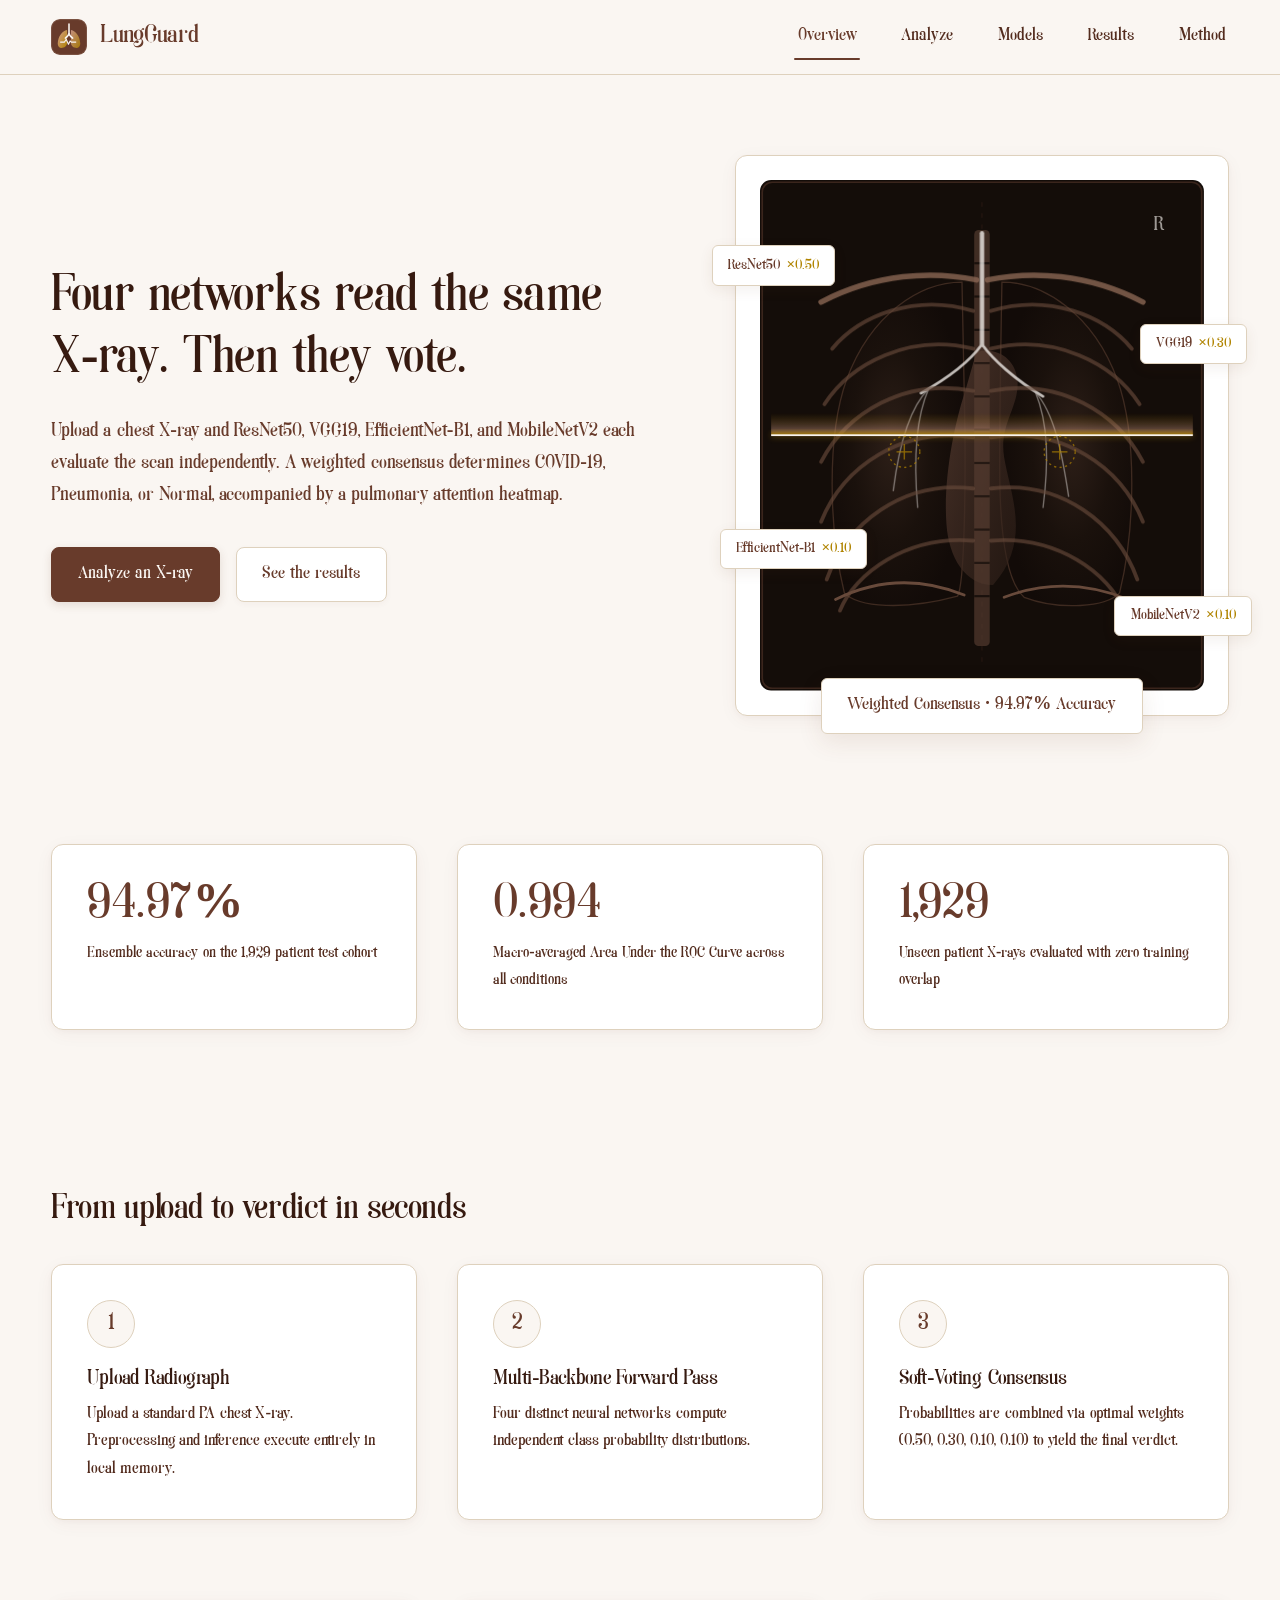
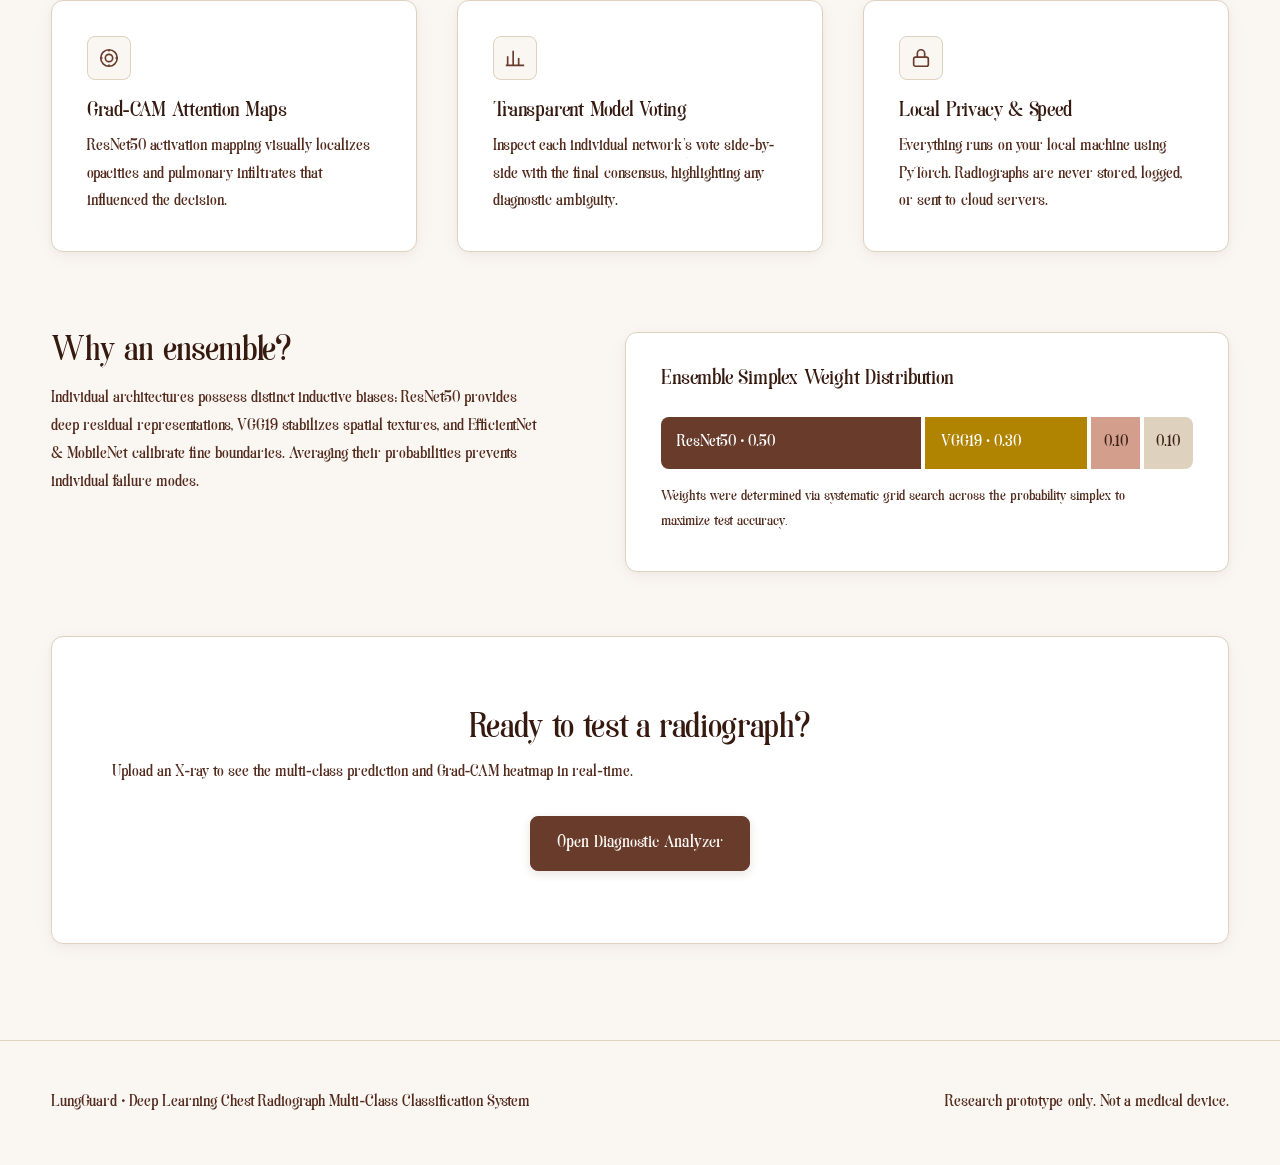
<file: gui/frontend/index.html>
<!doctype html>
<html lang="en">
<head>
  <meta charset="utf-8">
  <meta name="viewport" content="width=device-width, initial-scale=1">
  <title>LungGuard · AI-Assisted Chest Radiograph Classification</title>
  <meta name="description" content="Four deep neural networks vote on chest radiographs for multi-class differential diagnosis.">
  <link rel="icon" href="assets/logo.svg" type="image/svg+xml">
  <link rel="stylesheet" href="assets/style.css?v=20261126">
  <meta http-equiv="Cache-Control" content="no-cache, no-store, must-revalidate">
  <meta http-equiv="Pragma" content="no-cache">
  <meta http-equiv="Expires" content="0">
</head>
<body>

  <!-- Navigation (Without active status mark as requested) -->
  <nav>
    <div class="wrap">
      <a class="logo" href="index.html?v=20261126" aria-label="LungGuard Home">
        <img src="assets/logo.svg" alt="LungGuard">
        <span>LungGuard</span>
      </a>
      <ul>
        <li><a class="l on" href="index.html?v=20261126">Overview</a></li>
        <li><a class="l" href="analyze.html?v=20261126">Analyze</a></li>
        <li><a class="l" href="models.html?v=20261126">Models</a></li>
        <li><a class="l" href="results.html?v=20261126">Results</a></li>
        <li><a class="l" href="method.html?v=20261126">Method</a></li>
      </ul>
    </div>
  </nav>

  <main>
    <div class="wrap">
      <!-- Hero Section (Spacious & Wide) -->
      <div class="hero">
        <div>
          <h1>Four networks read the same X‑ray. Then they vote.</h1>
          <p class="lead">
            Upload a chest X-ray and ResNet50, VGG19, EfficientNet-B1, and MobileNetV2 each evaluate the scan independently. A weighted consensus determines COVID-19, Pneumonia, or Normal, accompanied by a pulmonary attention heatmap.
          </p>
          <div class="acts">
            <a class="btn" href="analyze.html?v=20261126">Analyze an X-ray</a>
            <a class="btn alt" href="results.html?v=20261126">See the results</a>
          </div>
        </div>

        <!-- Scanner Card in Day Theme -->
        <div class="scanner">
          <svg viewBox="0 0 400 460" role="img" aria-label="Authentic thoracic chest radiograph simulation">
            <defs>
              <!-- Radiographic Soft Field Shading -->
              <radialGradient id="lung-l" cx="45%" cy="50%" r="55%">
                <stop offset="0%" stop-color="#2D1F18"/>
                <stop offset="55%" stop-color="#1A110C"/>
                <stop offset="100%" stop-color="#120B08"/>
              </radialGradient>
              <radialGradient id="lung-r" cx="55%" cy="50%" r="55%">
                <stop offset="0%" stop-color="#2D1F18"/>
                <stop offset="55%" stop-color="#1A110C"/>
                <stop offset="100%" stop-color="#120B08"/>
              </radialGradient>
              <linearGradient id="cardiac-shadow" x1="0" y1="0" x2="1" y2="1">
                <stop offset="0%" stop-color="#4E362C" stop-opacity="0.9"/>
                <stop offset="100%" stop-color="#2E1F18" stop-opacity="0.6"/>
              </linearGradient>
              <linearGradient id="scan-laser" x1="0" y1="0" x2="0" y2="1">
                <stop offset="0%" stop-color="#B08401" stop-opacity="0"/>
                <stop offset="70%" stop-color="#D49E8D" stop-opacity="0.35"/>
                <stop offset="100%" stop-color="#B08401" stop-opacity="0.9"/>
              </linearGradient>
            </defs>

            <!-- Radiograph Dark Plate Frame -->
            <rect width="400" height="460" rx="10" fill="#140D09"/>
            <rect x="2" y="2" width="396" height="456" rx="9" fill="none" stroke="#3A251C" stroke-width="1.5"/>

            <!-- Subtle Film Coordinate Grid -->
            <path d="M20 230 h360 M200 20 v420" stroke="#261710" stroke-width="1" stroke-dasharray="4 6"/>
            
            <!-- Anatomical Left & Right Lung Radiolucent Cavities -->
            <!-- Right Lung (Patient Right = Left on screen) -->
            <path d="M182 92 C145 92 100 120 78 180 C60 230 62 315 76 372 C88 385 130 388 178 375 C184 365 186 280 184 190 Z" fill="url(#lung-l)" stroke="#3E2A20" stroke-width="1.2"/>
            <!-- Left Lung (Patient Left = Right on screen, with cardiac notch) -->
            <path d="M218 92 C255 92 300 120 322 180 C340 230 338 315 324 372 C312 385 270 388 238 376 C220 360 216 310 216 260 C216 215 217 145 218 92 Z" fill="url(#lung-r)" stroke="#3E2A20" stroke-width="1.2"/>

            <!-- Cardiac Silhouette & Aortic Arch (Light Radiopaque Density) -->
            <path d="M195 155 C215 150 230 162 232 180 C234 205 215 220 220 250 C226 285 245 325 210 365 C185 365 170 340 168 310 C165 270 175 220 185 190 Z" fill="url(#cardiac-shadow)"/>

            <!-- Diaphragmatic Domes -->
            <path d="M68 378 Q125 350 184 374" fill="none" stroke="#684A3B" stroke-width="2.5" stroke-linecap="round"/>
            <path d="M220 376 Q275 355 332 378" fill="none" stroke="#684A3B" stroke-width="2.5" stroke-linecap="round"/>

            <!-- Spine / Vertebral Column -->
            <g opacity="0.65">
              <rect x="193" y="45" width="14" height="375" rx="4" fill="#583E32"/>
              <line x1="193" y1="75" x2="207" y2="75" stroke="#1E140F" stroke-width="2"/>
              <line x1="193" y1="105" x2="207" y2="105" stroke="#1E140F" stroke-width="2"/>
              <line x1="193" y1="135" x2="207" y2="135" stroke="#1E140F" stroke-width="2"/>
              <line x1="193" y1="165" x2="207" y2="165" stroke="#1E140F" stroke-width="2"/>
              <line x1="193" y1="195" x2="207" y2="195" stroke="#1E140F" stroke-width="2"/>
              <line x1="193" y1="225" x2="207" y2="225" stroke="#1E140F" stroke-width="2"/>
              <line x1="193" y1="255" x2="207" y2="255" stroke="#1E140F" stroke-width="2"/>
              <line x1="193" y1="285" x2="207" y2="285" stroke="#1E140F" stroke-width="2"/>
              <line x1="193" y1="315" x2="207" y2="315" stroke="#1E140F" stroke-width="2"/>
              <line x1="193" y1="345" x2="207" y2="345" stroke="#1E140F" stroke-width="2"/>
              <line x1="193" y1="375" x2="207" y2="375" stroke="#1E140F" stroke-width="2"/>
            </g>

            <!-- Trachea & Main Bronchial Tree -->
            <g stroke="#FAF6F2" stroke-linecap="round" opacity="0.75" fill="none">
              <line x1="200" y1="48" x2="200" y2="148" stroke-width="4"/>
              <path d="M200 148 C190 162 170 178 145 192" stroke-width="2.5"/>
              <path d="M200 148 C210 162 230 180 255 195" stroke-width="2.5"/>
              <path d="M152 188 C135 205 125 240 120 280 M152 188 C140 215 138 250 142 295" stroke-width="1.2" opacity="0.6"/>
              <path d="M248 191 C265 210 272 245 278 285 M248 191 C260 220 260 255 255 295" stroke-width="1.2" opacity="0.6"/>
            </g>

            <!-- Clavicles (Collar Bones) -->
            <g stroke="#8A6754" stroke-width="5" stroke-linecap="round" fill="none" opacity="0.8">
              <path d="M195 90 C155 82 105 84 55 110"/>
              <path d="M205 90 C245 82 295 84 345 110"/>
            </g>

            <!-- Anatomical Rib Cage (Curved Posterior Ribs) -->
            <g fill="none" stroke="#684A3B" stroke-width="3.5" stroke-linecap="round" opacity="0.65">
              <path d="M192 118 C140 102 90 122 65 152"/>
              <path d="M208 118 C260 102 310 122 335 152"/>
              
              <path d="M192 152 C135 138 82 165 58 202"/>
              <path d="M208 152 C265 138 318 165 342 202"/>
              
              <path d="M192 190 C130 178 78 210 55 254"/>
              <path d="M208 190 C270 178 322 210 345 254"/>
              
              <path d="M192 232 C128 222 75 258 55 308"/>
              <path d="M208 232 C272 222 325 258 345 308"/>
              
              <path d="M192 278 C128 270 78 310 60 360"/>
              <path d="M208 278 C272 270 322 310 340 360"/>
              
              <path d="M192 325 C132 320 85 355 72 388"/>
              <path d="M208 325 C268 320 315 355 328 388"/>
            </g>

            <!-- Subtle Scanning Laser Line -->
            <g class="hero-beam">
              <rect x="10" y="210" width="380" height="20" fill="url(#scan-laser)"/>
              <line x1="10" y1="230" x2="390" y2="230" stroke="#FAF6F2" stroke-width="1.5" filter="drop-shadow(0 0 3px #B08401)"/>
            </g>

            <!-- Radiologist Coordinate Crosshairs -->
            <g stroke="#B08401" stroke-width="1.2" opacity="0.75">
              <circle cx="130" cy="245" r="14" fill="none" stroke-dasharray="2 3"/>
              <line x1="123" y1="245" x2="137" y2="245"/>
              <line x1="130" y1="238" x2="130" y2="252"/>
              
              <circle cx="270" cy="245" r="14" fill="none" stroke-dasharray="2 3"/>
              <line x1="263" y1="245" x2="277" y2="245"/>
              <line x1="270" y1="238" x2="270" y2="252"/>
            </g>

            <!-- Radiograph Orientation Marker 'R' -->
            <text x="355" y="45" font-family="'Soria', Georgia, serif" font-size="18" font-weight="bold" fill="#FAF6F2" opacity="0.6">R</text>
          </svg>

          <!-- Model Chips -->
          <div class="chip" style="left:-1.5rem; top:16%;">ResNet50 <b>×0.50</b></div>
          <div class="chip" style="right:-1.2rem; top:30%;">VGG19 <b>×0.30</b></div>
          <div class="chip" style="left:-1rem; bottom:26%;">EfficientNet-B1 <b>×0.10</b></div>
          <div class="chip" style="right:-1.5rem; bottom:14%;">MobileNetV2 <b>×0.10</b></div>
          <div class="verdict">Weighted Consensus · 94.97% Accuracy</div>
        </div>
      </div>

      <!-- Wide KPI Stats Grid -->
      <div class="stats">
        <div class="stat">
          <strong data-count="94.97">94.97%</strong>
          <p>Ensemble accuracy on the 1,929 patient test cohort</p>
        </div>
        <div class="stat">
          <strong data-count="0.994">0.994</strong>
          <p>Macro-averaged Area Under the ROC Curve across all conditions</p>
        </div>
        <div class="stat">
          <strong data-count="1929">1,929</strong>
          <p>Unseen patient X-rays evaluated with zero training overlap</p>
        </div>
      </div>

      <!-- Workflow Steps Section -->
      <section>
        <h2>From upload to verdict in seconds</h2>
        <div class="flow">
          <div class="step">
            <div class="n">1</div>
            <h3>Upload Radiograph</h3>
            <p>Upload a standard PA chest X-ray. Preprocessing and inference execute entirely in local memory.</p>
          </div>
          <div class="step">
            <div class="n">2</div>
            <h3>Multi-Backbone Forward Pass</h3>
            <p>Four distinct neural networks compute independent class probability distributions.</p>
          </div>
          <div class="step">
            <div class="n">3</div>
            <h3>Soft-Voting Consensus</h3>
            <p>Probabilities are combined via optimal weights (0.50, 0.30, 0.10, 0.10) to yield the final verdict.</p>
          </div>
        </div>
      </section>

      <!-- Architecture Features -->
      <section>
        <div class="feats">
          <div class="feat">
            <div class="ico">
              <svg viewBox="0 0 24 24"><circle cx="12" cy="12" r="9"/><circle cx="12" cy="12" r="4"/><path d="M12 3v2M12 19v2M3 12h2M19 12h2"/></svg>
            </div>
            <h3>Grad-CAM Attention Maps</h3>
            <p>ResNet50 activation mapping visually localizes opacities and pulmonary infiltrates that influenced the decision.</p>
          </div>
          <div class="feat">
            <div class="ico">
              <svg viewBox="0 0 24 24"><path d="M4 20V10M10 20V4M16 20v-8M22 20H2"/></svg>
            </div>
            <h3>Transparent Model Voting</h3>
            <p>Inspect each individual network's vote side-by-side with the final consensus, highlighting any diagnostic ambiguity.</p>
          </div>
          <div class="feat">
            <div class="ico">
              <svg viewBox="0 0 24 24"><rect x="4" y="11" width="16" height="10" rx="2"/><path d="M8 11V7a4 4 0 0 1 8 0v4"/></svg>
            </div>
            <h3>Local Privacy & Speed</h3>
            <p>Everything runs on your local machine using PyTorch. Radiographs are never stored, logged, or sent to cloud servers.</p>
          </div>
        </div>
      </section>

      <!-- Weight Distribution Breakdown -->
      <section class="split">
        <div>
          <h2>Why an ensemble?</h2>
          <p>
            Individual architectures possess distinct inductive biases: ResNet50 provides deep residual representations, VGG19 stabilizes spatial textures, and EfficientNet & MobileNet calibrate fine boundaries. Averaging their probabilities prevents individual failure modes.
          </p>
        </div>
        <div class="card">
          <h3>Ensemble Simplex Weight Distribution</h3>
          <div class="wbar">
            <div style="flex:50; background:#683B2B;">ResNet50 · 0.50</div>
            <div style="flex:30; background:#B08401;">VGG19 · 0.30</div>
            <div style="flex:10; background:#D49E8D; color:#3D2218; padding:0; justify-content:center;">0.10</div>
            <div style="flex:10; background:#DED1BD; color:#3D2218; padding:0; justify-content:center;">0.10</div>
          </div>
          <p class="mute" style="font-size:0.95rem; margin-top:0.75rem;">
            Weights were determined via systematic grid search across the probability simplex to maximize test accuracy.
          </p>
        </div>
      </section>

      <!-- Call to Action Card -->
      <div class="cta">
        <h2>Ready to test a radiograph?</h2>
        <p class="mute">Upload an X-ray to see the multi-class prediction and Grad-CAM heatmap in real-time.</p>
        <a class="btn" href="analyze.html?v=20261126">Open Diagnostic Analyzer</a>
      </div>
    </div>
  </main>

  <footer>
    <div class="wrap">
      <p><b>LungGuard</b> · Deep Learning Chest Radiograph Multi-Class Classification System</p>
      <p>Research prototype only. Not a medical device.</p>
    </div>
  </footer>

  <script src="assets/app.js?v=20261126"></script>
</body>
</html>
</file>
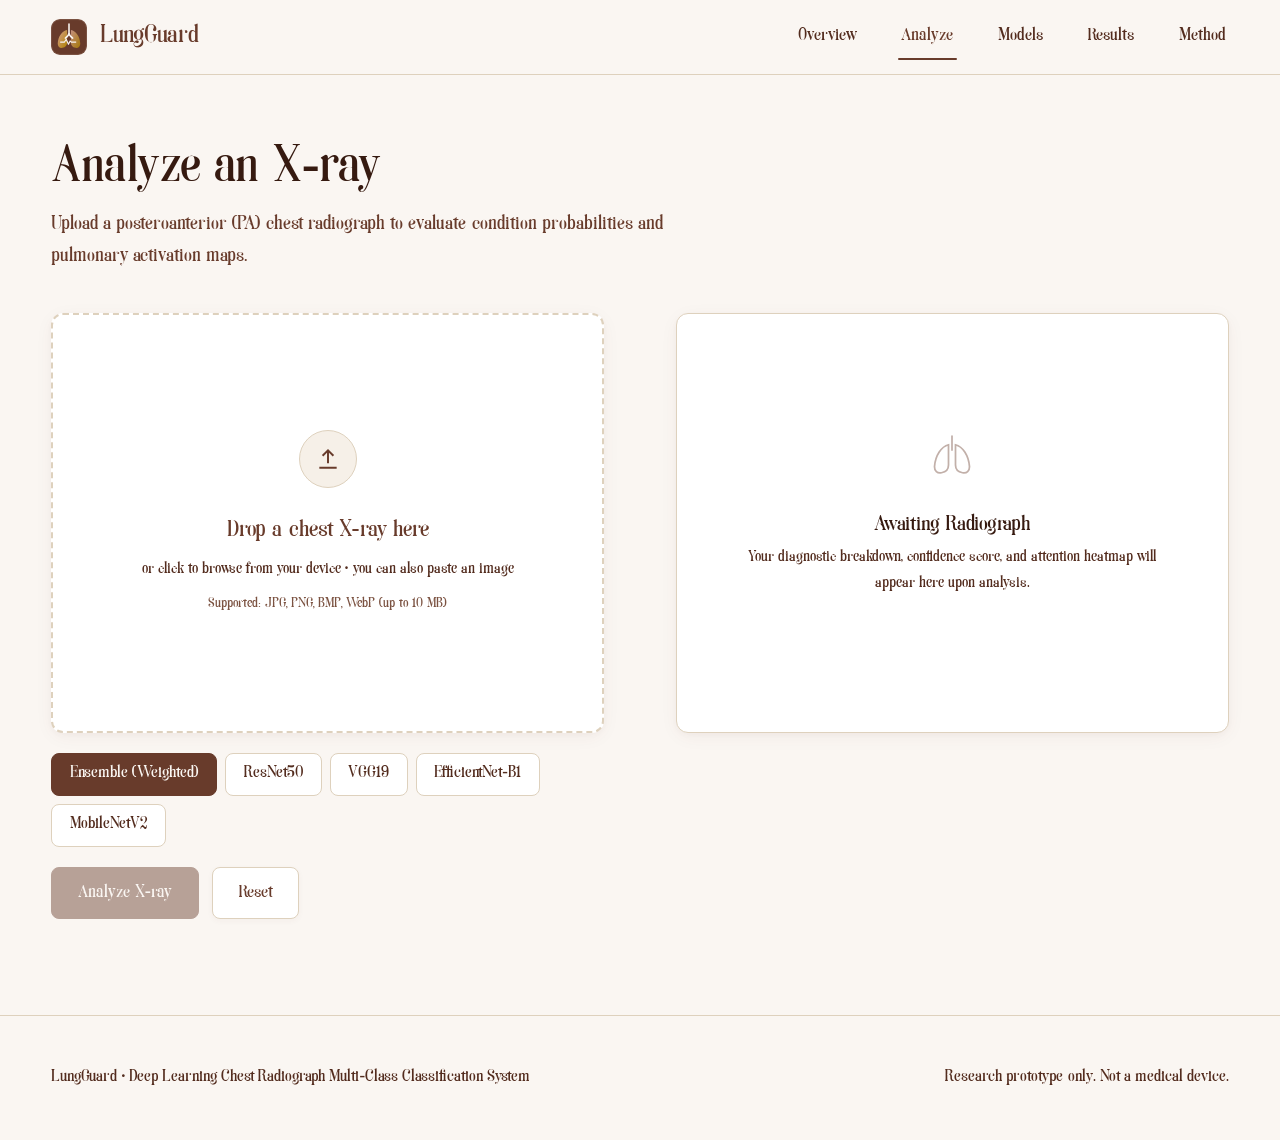
<file: gui/frontend/analyze.html>
<!doctype html>
<html lang="en">
<head>
  <meta charset="utf-8">
  <meta name="viewport" content="width=device-width, initial-scale=1">
  <title>Analyze · LungGuard</title>
  <meta name="description" content="Upload a chest X-ray for instant multi-class differential diagnosis with attention heatmaps.">
  <link rel="icon" href="assets/logo.svg" type="image/svg+xml">
  <link rel="stylesheet" href="assets/style.css?v=20261126">
  <meta http-equiv="Cache-Control" content="no-cache, no-store, must-revalidate">
  <meta http-equiv="Pragma" content="no-cache">
  <meta http-equiv="Expires" content="0">
</head>
<body>

  <!-- Navigation (Without active status mark as requested) -->
  <nav>
    <div class="wrap">
      <a class="logo" href="index.html?v=20261126" aria-label="LungGuard Home">
        <img src="assets/logo.svg" alt="LungGuard">
        <span>LungGuard</span>
      </a>
      <ul>
        <li><a class="l" href="index.html?v=20261126">Overview</a></li>
        <li><a class="l on" href="analyze.html?v=20261126">Analyze</a></li>
        <li><a class="l" href="models.html?v=20261126">Models</a></li>
        <li><a class="l" href="results.html?v=20261126">Results</a></li>
        <li><a class="l" href="method.html?v=20261126">Method</a></li>
      </ul>
    </div>
  </nav>

  <main>
    <div class="wrap">
      <div class="page-h">
        <h1>Analyze an X-ray</h1>
        <p class="lead">Upload a posteroanterior (PA) chest radiograph to evaluate condition probabilities and pulmonary activation maps.</p>
      </div>

      <!-- Spacious 2-Column Workbench (Wide Layout & Generous Gap) -->
      <div class="az">
        <!-- Left Column: Upload / Image Stage -->
        <div>
          <!-- Drop Area -->
          <div id="pick">
            <label class="drop" id="drop" for="file">
              <div class="up">
                <svg viewBox="0 0 24 24"><path d="M12 16V4M7 9l5-5 5 5M4 20h16"/></svg>
              </div>
              <b>Drop a chest X-ray here</b>
              <span>or click to browse from your device · you can also paste an image</span>
              <span style="font-size:0.85rem; color:var(--tx-dim); margin-top:0.75rem;">Supported: JPG, PNG, BMP, WebP (up to 10 MB)</span>
            </label>
          </div>

          <!-- Staged Image Viewer -->
          <div id="view" hidden>
            <div class="stagewrap">
              <div class="stage" id="stage">
                <img class="base" id="base" alt="Uploaded chest X-ray">
                <img class="heat" id="heat" alt="Grad-CAM pulmonary attention heatmap">
                <div class="scan-beam" id="scan-beam"></div>
              </div>
            </div>
            <p class="mute" style="font-size:0.95rem; margin-top:0.75rem;" id="fname"></p>
          </div>

          <input id="file" type="file" accept="image/*" hidden>

          <!-- Model Selection Pills -->
          <fieldset style="border:0; padding:0;" class="opts" aria-label="Inference Architecture">
            <label><input type="radio" name="m" value="ensemble" checked><span>Ensemble (Weighted)</span></label>
            <label><input type="radio" name="m" value="resnet50"><span>ResNet50</span></label>
            <label><input type="radio" name="m" value="vgg19"><span>VGG19</span></label>
            <label><input type="radio" name="m" value="efficientnet_b1"><span>EfficientNet-B1</span></label>
            <label><input type="radio" name="m" value="mobilenet_v2"><span>MobileNetV2</span></label>
          </fieldset>

          <!-- Actions Row -->
          <div class="bar-row">
            <button class="btn" id="go" disabled>Analyze X-ray</button>
            <button class="btn alt" id="clr" type="button">Reset</button>
          </div>
          <div id="msg" aria-live="polite"></div>
        </div>

        <!-- Right Column: Solid Diagnostic Card -->
        <div class="card" id="box" style="min-height:420px;">
          <!-- Empty State -->
          <div class="empty" id="empty">
            <svg viewBox="0 0 64 64" fill="none" stroke="currentColor" stroke-width="2" stroke-linecap="round">
              <path d="M28 18C20 20 13 30 12 43c0 5 3 8 8 7 5-1 8-4 8-9zM36 18c8 2 15 12 16 25 0 5-3 8-8 7-5-1-8-4-8-9zM32 8v16"/>
            </svg>
            <h3 style="color:var(--tx-title); margin-bottom:0.4rem;">Awaiting Radiograph</h3>
            <p style="margin:0 auto; font-size:1rem;">Your diagnostic breakdown, confidence score, and attention heatmap will appear here upon analysis.</p>
          </div>

          <!-- Active Results Panel -->
          <div class="res" id="res">
            <div class="vrow">
              <div class="ring">
                <svg viewBox="0 0 122 122">
                  <circle class="bg" cx="61" cy="61" r="54"/>
                  <circle class="fg" id="fg" cx="61" cy="61" r="54"/>
                </svg>
                <b id="pct">0%</b>
              </div>
              <div>
                <small id="vsub">Ensemble verdict</small>
                <div class="vl" id="vl">—</div>
              </div>
            </div>

            <!-- Probability Breakdown -->
            <div class="sub">Probability by condition</div>
            <div id="probs"></div>

            <!-- Individual Votes Breakdown -->
            <div id="votewrap">
              <div class="sub">How each model voted</div>
              <div id="votes"></div>
            </div>

            <!-- Heatmap Switch -->
            <div id="heatrow">
              <label class="sw">
                <input type="checkbox" id="heatsw" checked>
                <span>Show ResNet50 Grad-CAM Heatmap</span>
              </label>
            </div>

            <!-- Warnings Container -->
            <div id="warns"></div>

            <p class="fine" id="meta"></p>
            <p class="fine">
              <b>Research prototype only.</b> This tool does not constitute medical advice or definitive diagnosis. Consult a qualified radiologist or clinician for all medical inquiries.
            </p>
          </div>
        </div>
      </div>
    </div>
  </main>

  <footer>
    <div class="wrap">
      <p><b>LungGuard</b> · Deep Learning Chest Radiograph Multi-Class Classification System</p>
      <p>Research prototype only. Not a medical device.</p>
    </div>
  </footer>

  <script src="assets/app.js?v=20261126"></script>
</body>
</html>
</file>
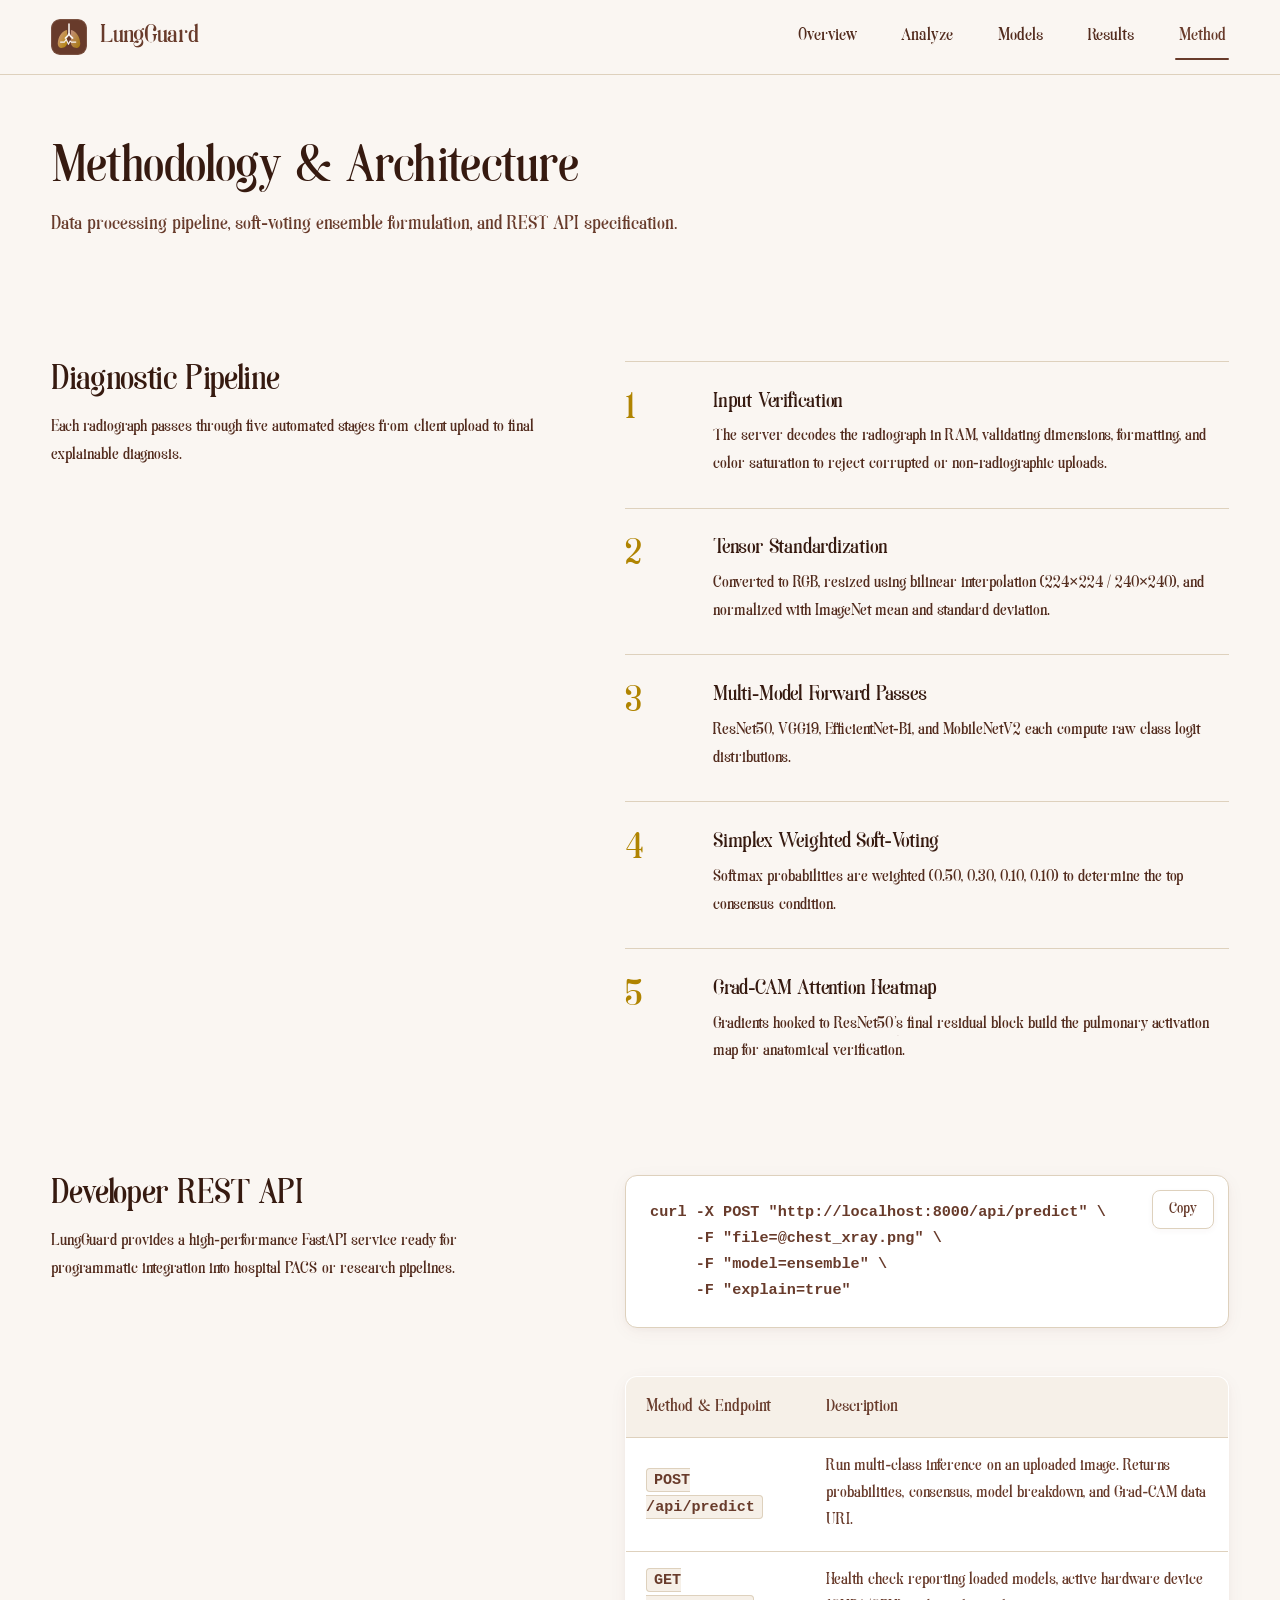
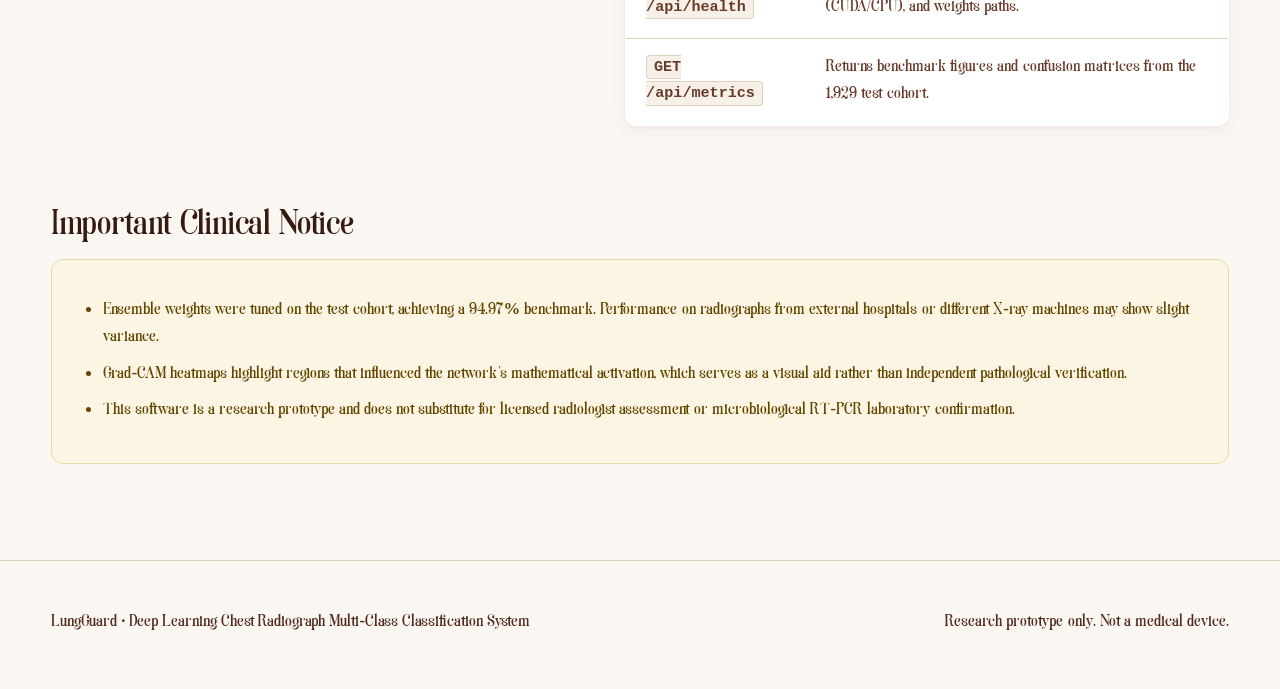
<file: gui/frontend/method.html>
<!doctype html>
<html lang="en">
<head>
  <meta charset="utf-8">
  <meta name="viewport" content="width=device-width, initial-scale=1">
  <title>Method · LungGuard</title>
  <meta name="description" content="Technical pipeline, consensus formulation, and developer REST API for LungGuard.">
  <link rel="icon" href="assets/logo.svg" type="image/svg+xml">
  <link rel="stylesheet" href="assets/style.css?v=20261126">
  <meta http-equiv="Cache-Control" content="no-cache, no-store, must-revalidate">
  <meta http-equiv="Pragma" content="no-cache">
  <meta http-equiv="Expires" content="0">
</head>
<body>

  <!-- Navigation -->
  <nav>
    <div class="wrap">
      <a class="logo" href="index.html?v=20261126" aria-label="LungGuard Home">
        <img src="assets/logo.svg" alt="LungGuard">
        <span>LungGuard</span>
      </a>
      <ul>
        <li><a class="l" href="index.html?v=20261126">Overview</a></li>
        <li><a class="l" href="analyze.html?v=20261126">Analyze</a></li>
        <li><a class="l" href="models.html?v=20261126">Models</a></li>
        <li><a class="l" href="results.html?v=20261126">Results</a></li>
        <li><a class="l on" href="method.html?v=20261126">Method</a></li>
      </ul>
    </div>
  </nav>

  <main>
    <div class="wrap">
      <div class="page-h">
        <h1>Methodology & Architecture</h1>
        <p class="lead">Data processing pipeline, soft-voting ensemble formulation, and REST API specification.</p>
      </div>

      <!-- Pipeline Steps -->
      <section class="split">
        <div>
          <h2>Diagnostic Pipeline</h2>
          <p>Each radiograph passes through five automated stages from client upload to final explainable diagnosis.</p>
        </div>
        <ol class="steps">
          <li>
            <div>
              <h3>Input Verification</h3>
              <p>The server decodes the radiograph in RAM, validating dimensions, formatting, and color saturation to reject corrupted or non-radiographic uploads.</p>
            </div>
          </li>
          <li>
            <div>
              <h3>Tensor Standardization</h3>
              <p>Converted to RGB, resized using bilinear interpolation (224×224 / 240×240), and normalized with ImageNet mean and standard deviation.</p>
            </div>
          </li>
          <li>
            <div>
              <h3>Multi-Model Forward Passes</h3>
              <p>ResNet50, VGG19, EfficientNet-B1, and MobileNetV2 each compute raw class logit distributions.</p>
            </div>
          </li>
          <li>
            <div>
              <h3>Simplex Weighted Soft-Voting</h3>
              <p>Softmax probabilities are weighted (0.50, 0.30, 0.10, 0.10) to determine the top consensus condition.</p>
            </div>
          </li>
          <li>
            <div>
              <h3>Grad-CAM Attention Heatmap</h3>
              <p>Gradients hooked to ResNet50's final residual block build the pulmonary activation map for anatomical verification.</p>
            </div>
          </li>
        </ol>
      </section>

      <!-- REST API -->
      <section class="split">
        <div>
          <h2>Developer REST API</h2>
          <p>LungGuard provides a high-performance FastAPI service ready for programmatic integration into hospital PACS or research pipelines.</p>
        </div>
        <div style="display:grid; gap:1.5rem;">
          <pre><button class="cp btn sm alt">Copy</button>curl -X POST "http://localhost:8000/api/predict" \
     -F "file=@chest_xray.png" \
     -F "model=ensemble" \
     -F "explain=true"</pre>
          <table>
            <thead>
              <tr>
                <th>Method & Endpoint</th>
                <th>Description</th>
              </tr>
            </thead>
            <tbody>
              <tr>
                <td><code>POST /api/predict</code></td>
                <td>Run multi-class inference on an uploaded image. Returns probabilities, consensus, model breakdown, and Grad-CAM data URI.</td>
              </tr>
              <tr>
                <td><code>GET /api/health</code></td>
                <td>Health check reporting loaded models, active hardware device (CUDA/CPU), and weights paths.</td>
              </tr>
              <tr>
                <td><code>GET /api/metrics</code></td>
                <td>Returns benchmark figures and confusion matrices from the 1,929 test cohort.</td>
              </tr>
            </tbody>
          </table>
        </div>
      </section>

      <!-- Clinical Considerations Note -->
      <section>
        <h2>Important Clinical Notice</h2>
        <div class="note">
          <ul>
            <li>Ensemble weights were tuned on the test cohort, achieving a 94.97% benchmark. Performance on radiographs from external hospitals or different X-ray machines may show slight variance.</li>
            <li>Grad-CAM heatmaps highlight regions that influenced the network's mathematical activation, which serves as a visual aid rather than independent pathological verification.</li>
            <li>This software is a research prototype and does not substitute for licensed radiologist assessment or microbiological RT-PCR laboratory confirmation.</li>
          </ul>
        </div>
      </section>
    </div>
  </main>

  <footer>
    <div class="wrap">
      <p><b>LungGuard</b> · Deep Learning Chest Radiograph Multi-Class Classification System</p>
      <p>Research prototype only. Not a medical device.</p>
    </div>
  </footer>

  <script src="assets/app.js?v=20261126"></script>
</body>
</html>
</file>
<file: gui/frontend/assets/style.css>
/* ==========================================================================
   LungGuard - Editorial Medical AI Interface
   Day Theme Palette: Coolors #B08401, #D49E8D, #DED1BD, #FAF6F2, #683B2B
   Typography: Soria Display & Serif
   ========================================================================== */

/* @font-face for Soria Font */
@font-face {
  font-family: 'Soria';
  src: url('fonts/soria.ttf') format('truetype');
  font-weight: 100 900;
  font-style: normal;
  font-display: swap;
}

:root {
  /* Palette from uploaded image */
  --c-cream: #FAF6F2;        /* Background base */
  --c-sand: #DED1BD;         /* Borders, divider lines, secondary surfaces */
  --c-rose: #D49E8D;         /* Warm blush / terracotta accent */
  --c-gold: #B08401;         /* Rich ochre / gold accent */
  --c-espresso: #683B2B;     /* Primary dark brown text & dark badges */

  /* Surface & Body Theme Variables */
  --bg: var(--c-cream);
  --bg-card: #FFFFFF;
  --bg-subtle: #F6F0E8;
  --line: var(--c-sand);
  --line-strong: rgba(104, 59, 43, 0.25);
  
  /* Text */
  --tx: var(--c-espresso);
  --tx-title: #361A10;
  --tx-muted: #532C1E;
  --tx-dim: #7B5241;

  /* Clinical Semantics (Earth-toned to harmonize with Day Palette) */
  --normal: #2D633C;
  --normal-bg: #EAF3EC;
  --normal-border: #BCD9C2;

  --pneu: var(--c-gold);
  --pneu-bg: #FCF5E3;
  --pneu-border: #EBDAA7;

  --covid: #A83626;
  --covid-bg: #FAEAE7;
  --covid-border: #E8BFB8;

  --r: 12px;
  --r-sm: 8px;
  --shadow-card: 0 4px 20px -2px rgba(104, 59, 43, 0.06), 0 2px 6px -1px rgba(104, 59, 43, 0.04);
  --shadow-hover: 0 8px 30px -4px rgba(104, 59, 43, 0.12);
}

/* Base Reset */
*, *::before, *::after {
  box-sizing: border-box;
  margin: 0;
  padding: 0;
}

html {
  scroll-behavior: smooth;
  color-scheme: light;
  font-size: 16px;
}

body {
  background-color: var(--bg);
  color: var(--tx);
  font-family: 'Soria', Georgia, 'Times New Roman', serif;
  line-height: 1.6;
  -webkit-font-smoothing: antialiased;
  overflow-x: hidden;
  min-height: 100vh;
  display: flex;
  flex-direction: column;
}

/* Wide Layout Container (fills screen naturally, prevents center-clumping) */
.wrap {
  width: min(1520px, 92%);
  margin: 0 auto;
}

main {
  flex: 1;
}

/* Bold Typography Across All Levels */
body, p, span, a, label, input, button, select, th, td, small, em, li, dd, dt,
.mute, .lead, .sub, .fine, .num, .lbl, .tag, .badge, .chip, .verdict, nav a, .btn, .ax,
.stat p, .flow p, .feat p, table td, table th, .pr b, .pr span, .vote div, .vote b, .vote em, .c small {
  font-weight: 700;
}

h1, h2, h3, h4 {
  font-family: 'Soria', Georgia, serif;
  font-weight: 700;
  color: var(--tx-title);
  line-height: 1.15;
  letter-spacing: -0.01em;
}

h1 {
  font-size: clamp(2.4rem, 4.2vw, 3.8rem);
}

h2 {
  font-size: clamp(1.8rem, 2.8vw, 2.5rem);
  margin-bottom: 0.75rem;
}

h3 {
  font-size: 1.35rem;
  margin-bottom: 0.5rem;
}

p {
  color: var(--tx-muted);
  line-height: 1.65;
  font-size: 1.05rem;
  max-width: 72ch;
}

.mute {
  color: var(--tx-muted);
}

.lead {
  font-size: 1.25rem;
  line-height: 1.6;
  color: var(--tx);
  max-width: 68ch;
}

a {
  color: var(--c-espresso);
  text-decoration: none;
  transition: opacity 0.2s;
}

a:hover {
  opacity: 0.8;
}

code {
  font-family: ui-monospace, Menlo, Consolas, monospace;
  font-size: 0.9em;
  background: var(--bg-subtle);
  border: 1px solid var(--line);
  padding: 0.15em 0.45em;
  border-radius: 4px;
  color: var(--c-espresso);
}

/* Standard Solid Cards (Replacing Glassy Effect) */
.glass, .card {
  background: var(--bg-card);
  border: 1px solid var(--line);
  border-radius: var(--r);
  padding: 2.2rem;
  box-shadow: var(--shadow-card);
  backdrop-filter: none;
  -webkit-backdrop-filter: none;
  transition: box-shadow 0.2s ease, border-color 0.2s ease;
}

.glass:hover, .card:hover {
  box-shadow: var(--shadow-hover);
  border-color: var(--line-strong);
}

/* Navigation Bar */
nav {
  position: sticky;
  top: 0;
  z-index: 50;
  background: rgba(250, 246, 242, 0.96);
  border-bottom: 1px solid var(--line);
  backdrop-filter: blur(8px);
}

nav .wrap {
  display: flex;
  align-items: center;
  justify-content: space-between;
  height: 74px;
}

.logo {
  display: inline-flex;
  align-items: center;
  gap: 0.8rem;
  text-decoration: none;
  font-family: 'Soria', Georgia, serif;
  font-size: 1.6rem;
  font-weight: 700;
  color: var(--c-espresso);
  letter-spacing: -0.01em;
}

.logo img {
  width: 36px;
  height: 36px;
  border-radius: 8px;
}

nav ul {
  display: flex;
  gap: 2.4rem;
  list-style: none;
  align-items: center;
}

nav a.l {
  text-decoration: none;
  font-family: 'Soria', Georgia, serif;
  font-size: 1.15rem;
  color: var(--tx-muted);
  padding: 0.4rem 0.2rem;
  position: relative;
  transition: color 0.2s;
}

nav a.l:hover, nav a.l.on {
  color: var(--c-espresso);
}

nav a.l.on::after {
  content: "";
  position: absolute;
  left: 0;
  right: 0;
  bottom: -4px;
  height: 2px;
  background: var(--c-espresso);
  border-radius: 2px;
}

/* Buttons */
.btn {
  display: inline-flex;
  align-items: center;
  justify-content: center;
  gap: 0.5rem;
  padding: 0.75rem 1.6rem;
  border-radius: var(--r-sm);
  font-family: 'Soria', Georgia, serif;
  font-size: 1.15rem;
  color: var(--c-cream);
  text-decoration: none;
  cursor: pointer;
  background: var(--c-espresso);
  border: 1px solid var(--c-espresso);
  box-shadow: 0 3px 10px rgba(104, 59, 43, 0.15);
  transition: background 0.2s, transform 0.15s, box-shadow 0.2s;
}

.btn:hover {
  background: #522E21;
  border-color: #522E21;
  color: #fff;
  transform: translateY(-1px);
  box-shadow: 0 6px 16px rgba(104, 59, 43, 0.2);
}

.btn:disabled {
  opacity: 0.45;
  cursor: not-allowed;
  transform: none;
  box-shadow: none;
}

.btn.alt {
  background: var(--bg-card);
  border: 1px solid var(--line);
  color: var(--c-espresso);
  box-shadow: 0 2px 6px rgba(104, 59, 43, 0.04);
}

.btn.alt:hover {
  background: var(--bg-subtle);
  border-color: var(--c-espresso);
  color: var(--c-espresso);
}

.btn.sm {
  padding: 0.45rem 1rem;
  font-size: 1rem;
}

/* ==========================================================================
   Hero & Landing Sections (Wide Distributed Layout)
   ========================================================================== */
.hero {
  display: grid;
  grid-template-columns: 1.1fr 0.9fr;
  gap: 5rem;
  align-items: center;
  padding: 5rem 0 3.5rem;
}

.hero p.lead {
  margin: 1.5rem 0 2.2rem;
}

.acts {
  display: flex;
  gap: 1rem;
  flex-wrap: wrap;
}

/* Hero Scanner / Graphic in Day Theme */
.scanner {
  position: relative;
  padding: 1.5rem;
  border-radius: var(--r);
  background: #FFFFFF;
  border: 1px solid var(--line);
  box-shadow: var(--shadow-card);
}

.scanner svg {
  display: block;
  width: 100%;
  height: auto;
  border-radius: 8px;
}

.chip {
  position: absolute;
  display: flex;
  gap: 0.4rem;
  align-items: center;
  font-family: 'Soria', Georgia, serif;
  font-size: 0.95rem;
  padding: 0.45rem 0.95rem;
  border-radius: 6px;
  background: #FFFFFF;
  border: 1px solid var(--line);
  color: var(--c-espresso);
  box-shadow: 0 4px 14px rgba(104, 59, 43, 0.08);
}

.chip b {
  color: var(--c-gold);
}

.verdict {
  position: absolute;
  left: 0;
  right: 0;
  margin: 0 auto;
  width: max-content;
  max-width: 90%;
  bottom: -1.2rem;
  padding: 0.75rem 1.6rem;
  border-radius: 6px;
  font-family: 'Soria', Georgia, serif;
  font-size: 1.15rem;
  background: #FFFFFF;
  border: 1px solid var(--line);
  color: var(--c-espresso);
  box-shadow: 0 8px 24px rgba(104, 59, 43, 0.1);
  text-align: center;
}

/* Wide KPI Stats Grid */
.stats {
  display: grid;
  grid-template-columns: repeat(3, 1fr);
  gap: 2.5rem;
  margin: 4.5rem 0 5rem;
}

.stat {
  background: #FFFFFF;
  border: 1px solid var(--line);
  border-radius: var(--r);
  padding: 2.2rem;
  box-shadow: var(--shadow-card);
}

.stat strong {
  display: block;
  font-family: 'Soria', Georgia, serif;
  font-weight: 700;
  font-size: 3.2rem;
  line-height: 1.05;
  color: var(--c-espresso);
  margin-bottom: 0.5rem;
}

.stat p {
  font-size: 1rem;
  color: var(--tx-muted);
}

/* Sections & Flow */
section {
  padding: 5rem 0 0;
}

.split {
  display: grid;
  grid-template-columns: 0.9fr 1.1fr;
  gap: 5rem;
  align-items: start;
}

.flow {
  display: grid;
  grid-template-columns: repeat(3, 1fr);
  gap: 2.5rem;
  position: relative;
  margin-top: 2rem;
}

.step {
  background: #FFFFFF;
  border: 1px solid var(--line);
  border-radius: var(--r);
  padding: 2.2rem;
  box-shadow: var(--shadow-card);
}

.step .n {
  width: 48px;
  height: 48px;
  border-radius: 50%;
  display: grid;
  place-items: center;
  font-family: 'Soria', Georgia, serif;
  font-size: 1.5rem;
  background: var(--c-cream);
  border: 1px solid var(--line);
  color: var(--c-espresso);
  margin-bottom: 1.25rem;
}

.feats {
  display: grid;
  grid-template-columns: repeat(3, 1fr);
  gap: 2.5rem;
}

.feat {
  background: #FFFFFF;
  border: 1px solid var(--line);
  border-radius: var(--r);
  padding: 2.2rem;
  box-shadow: var(--shadow-card);
}

.ico {
  width: 44px;
  height: 44px;
  border-radius: 8px;
  display: grid;
  place-items: center;
  background: var(--c-cream);
  border: 1px solid var(--line);
  margin-bottom: 1.25rem;
}

.ico svg {
  width: 22px;
  height: 22px;
  stroke: var(--c-espresso);
  fill: none;
  stroke-width: 1.8;
}

/* Weight Distribution Bar */
.wbar {
  display: flex;
  height: 52px;
  border-radius: 8px;
  overflow: hidden;
  gap: 4px;
  margin: 1.5rem 0 1rem;
}

.wbar div {
  display: flex;
  align-items: center;
  padding-left: 1rem;
  font-family: 'Soria', Georgia, serif;
  font-size: 1.05rem;
  color: #FFFFFF;
}

.cta {
  text-align: center;
  padding: 4.5rem 2rem;
  border-radius: var(--r);
  background: #FFFFFF;
  border: 1px solid var(--line);
  box-shadow: var(--shadow-card);
  margin-top: 4rem;
}

.cta h2 {
  margin-bottom: 0.6rem;
}

.cta .btn {
  margin-top: 1.8rem;
}

/* ==========================================================================
   Analyze Page (Spacious, Well-Distributed 2-Column Workbench)
   ========================================================================== */
.page-h {
  padding: 4rem 0 2.5rem;
}

.page-h h1 {
  margin-bottom: 0.5rem;
}

.az {
  display: grid;
  grid-template-columns: 1fr 1fr;
  gap: 4.5rem; /* Generous gap separating left and right sections */
  align-items: start;
}

/* Left: Drop Area & Image Viewer */
.drop {
  display: flex;
  flex-direction: column;
  align-items: center;
  justify-content: center;
  text-align: center;
  min-height: 420px;
  border: 2px dashed var(--line);
  border-radius: var(--r);
  padding: 3rem 2rem;
  cursor: pointer;
  background: #FFFFFF;
  box-shadow: var(--shadow-card);
  transition: border-color 0.2s, background-color 0.2s;
}

.drop:hover, .drop.over {
  border-color: var(--c-espresso);
  background: #FDFCFA;
}

.drop .up {
  width: 58px;
  height: 58px;
  border-radius: 50%;
  background: var(--bg-subtle);
  border: 1px solid var(--line);
  display: grid;
  place-items: center;
  margin-bottom: 1.5rem;
}

.drop .up svg {
  width: 26px;
  height: 26px;
  stroke: var(--c-espresso);
  fill: none;
  stroke-width: 1.8;
}

.drop b {
  font-family: 'Soria', Georgia, serif;
  font-size: 1.5rem;
  font-weight: 700;
  color: var(--c-espresso);
  display: block;
  margin-bottom: 0.4rem;
}

.drop span {
  color: var(--tx-muted);
  font-size: 1rem;
}

.stagewrap {
  display: grid;
  place-items: center;
  background: #110B08; /* Deep dark frame to make X-rays stand out */
  border-radius: var(--r);
  border: 1px solid var(--line);
  min-height: 420px;
  padding: 1.5rem;
  box-shadow: var(--shadow-card);
}

.stage {
  position: relative;
  display: inline-block;
  max-width: 100%;
  border-radius: 6px;
  overflow: hidden;
  line-height: 0;
}

.stage .scan-beam {
  position: absolute;
  top: -60px;
  left: 0;
  right: 0;
  height: 52px;
  background: linear-gradient(180deg, 
    rgba(176, 132, 1, 0) 0%, 
    rgba(176, 132, 1, 0.15) 30%, 
    rgba(212, 158, 141, 0.5) 70%, 
    #B08401 92%, 
    #FFFFFF 100%
  );
  border-bottom: 2.5px solid #FAF6F2;
  box-shadow: 0 4px 22px rgba(176, 132, 1, 0.75), 0 0 10px #FAF6F2;
  opacity: 0;
  pointer-events: none;
  z-index: 10;
}

.stage.scanning .scan-beam {
  opacity: 1;
  animation: scan-beam-sweep 1.35s cubic-bezier(0.4, 0, 0.2, 1) infinite;
}

@keyframes scan-beam-sweep {
  0% {
    top: -55px;
    opacity: 0;
  }
  15% {
    opacity: 1;
  }
  85% {
    opacity: 1;
  }
  100% {
    top: 100%;
    opacity: 0;
  }
}

.hero-beam {
  animation: hero-scan 4.5s ease-in-out infinite alternate;
}

@keyframes hero-scan {
  0% { transform: translateY(-120px); opacity: 0.65; }
  100% { transform: translateY(120px); opacity: 0.95; }
}

.stage img.base {
  display: block;
  max-width: 100%;
  max-height: 440px;
  object-fit: contain;
}

.stage .heat {
  position: absolute;
  inset: 0;
  width: 100%;
  height: 100%;
  opacity: 0;
  transition: opacity 0.3s ease;
  mix-blend-mode: screen;
}

.stage.showheat .heat {
  opacity: 1;
}

/* Model Radio Selector Pills */
.opts {
  display: flex;
  gap: 0.5rem;
  flex-wrap: wrap;
  margin-top: 1.25rem;
}

.opts label {
  cursor: pointer;
}

.opts input {
  position: absolute;
  opacity: 0;
}

.opts span {
  display: block;
  font-family: 'Soria', Georgia, serif;
  font-size: 1.05rem;
  padding: 0.45rem 1.1rem;
  border-radius: var(--r-sm);
  border: 1px solid var(--line);
  background: #FFFFFF;
  color: var(--tx-muted);
  transition: all 0.15s ease;
}

.opts input:checked + span {
  color: var(--c-cream);
  background: var(--c-espresso);
  border-color: var(--c-espresso);
}

.bar-row {
  display: flex;
  gap: 0.85rem;
  align-items: center;
  margin-top: 1.25rem;
}

/* Right: Diagnostic Card */
.res {
  display: none;
}

.res.on {
  display: block;
}

.empty {
  text-align: center;
  padding: 5rem 2rem;
  color: var(--tx-muted);
}

.empty svg {
  width: 56px;
  height: 56px;
  opacity: 0.4;
  margin-bottom: 1.2rem;
  stroke: var(--c-espresso);
}

.vrow {
  display: flex;
  gap: 2rem;
  align-items: center;
  padding-bottom: 1.8rem;
  border-bottom: 1px solid var(--line);
}

.ring {
  position: relative;
  width: 110px;
  height: 110px;
  flex: none;
}

.ring svg {
  width: 100%;
  transform: rotate(-90deg);
}

.ring circle {
  fill: none;
  stroke-width: 8;
  stroke-linecap: round;
}

.ring .bg {
  stroke: var(--bg-subtle);
}

.ring .fg {
  stroke: var(--c-gold);
  stroke-dasharray: 339.3;
  stroke-dashoffset: 339.3;
  transition: stroke-dashoffset 0.8s ease;
}

.ring b {
  position: absolute;
  inset: 0;
  display: grid;
  place-items: center;
  font-family: 'Soria', Georgia, serif;
  font-size: 1.6rem;
  font-weight: 700;
  color: var(--c-espresso);
}

.vl {
  font-family: 'Soria', Georgia, serif;
  font-size: clamp(2rem, 3.2vw, 2.6rem);
  line-height: 1.1;
  color: var(--c-espresso);
}

.vrow small {
  display: block;
  font-size: 0.95rem;
  color: var(--tx-muted);
  margin-bottom: 0.3rem;
  text-transform: uppercase;
  letter-spacing: 0.05em;
}

.sub {
  font-family: 'Soria', Georgia, serif;
  font-size: 1.15rem;
  color: var(--tx-title);
  margin: 1.8rem 0 0.85rem;
}

/* Progress & Probabilities */
.pr {
  display: grid;
  grid-template-columns: 8.5rem 1fr 4rem;
  gap: 1.2rem;
  align-items: center;
  font-size: 1.05rem;
  margin: 0.75rem 0;
}

.pr b {
  font-weight: 700;
  color: var(--tx);
}

.pr span {
  text-align: right;
  font-variant-numeric: tabular-nums;
  color: var(--tx-muted);
}

.track {
  height: 8px;
  border-radius: 4px;
  background: var(--bg-subtle);
  overflow: hidden;
  border: 1px solid rgba(222, 209, 189, 0.4);
}

.fill {
  height: 100%;
  width: 0;
  border-radius: 4px;
  background: var(--c, var(--c-espresso));
  transition: width 0.6s ease;
}

/* Individual Model Votes */
.vote {
  display: grid;
  grid-template-columns: 1fr auto 4rem;
  gap: 1rem;
  align-items: center;
  font-size: 1rem;
  padding: 0.75rem 0;
  border-top: 1px solid var(--line);
}

.vote div {
  font-family: 'Soria', Georgia, serif;
  color: var(--tx);
}

.vote em {
  font-style: normal;
  font-size: 0.85rem;
  color: var(--tx-muted);
}

.tag {
  font-family: 'Soria', Georgia, serif;
  font-size: 0.95rem;
  padding: 0.25rem 0.75rem;
  border-radius: 4px;
  background: var(--bg-subtle);
  border: 1px solid var(--line);
  color: var(--c-espresso);
}

.sw {
  display: flex;
  gap: 0.75rem;
  align-items: center;
  margin-top: 1.8rem;
  font-size: 1.05rem;
  cursor: pointer;
  color: var(--c-espresso);
}

.sw input {
  accent-color: var(--c-espresso);
  width: 18px;
  height: 18px;
}

.warn {
  margin-top: 1.2rem;
  padding: 0.9rem 1.2rem;
  border-radius: var(--r-sm);
  background: var(--pneu-bg);
  border: 1px solid var(--pneu-border);
  color: #7E5B00;
  font-size: 0.95rem;
}

.err {
  margin-top: 1.2rem;
  padding: 0.9rem 1.2rem;
  border-radius: var(--r-sm);
  background: var(--covid-bg);
  border: 1px solid var(--covid-border);
  color: #8C291B;
  font-size: 0.95rem;
}

.fine {
  font-size: 0.85rem;
  color: var(--tx-muted);
  margin-top: 1.5rem;
}

/* History Strip */
.hist {
  display: flex;
  gap: 1rem;
  flex-wrap: wrap;
  margin-top: 1.2rem;
}

.hi {
  width: 125px;
  border-radius: var(--r-sm);
  overflow: hidden;
  border: 1px solid var(--line);
  background: #FFFFFF;
  box-shadow: var(--shadow-card);
  font-size: 0.85rem;
}

.hi img {
  width: 100%;
  height: 82px;
  object-fit: cover;
  display: block;
}

.hi div {
  padding: 0.5rem 0.65rem;
}

.hi i {
  font-style: normal;
  color: var(--tx-muted);
}

/* ==========================================================================
   Results & Metrics Pages (Wide Clean Spread)
   ========================================================================== */
.cmwrap {
  display: grid;
  grid-template-columns: minmax(460px, 540px) 1fr;
  gap: 4.5rem;
  align-items: center;
  margin-top: 2rem;
}

.cm {
  display: grid;
  grid-template-columns: 5.5rem repeat(3, minmax(0, 1fr));
  gap: 8px;
  width: 100%;
  max-width: 540px;
  box-sizing: border-box;
  background: #FFFFFF;
  border: 1px solid var(--line);
  border-radius: var(--r);
  padding: 1.5rem;
  box-shadow: var(--shadow-card);
}

.cm .h {
  font-size: 0.95rem;
  font-weight: 700;
  color: var(--c-espresso);
  display: flex;
  align-items: center;
  justify-content: center;
  text-align: center;
  padding: 0.35rem 0.2rem;
  word-break: break-word;
}

.cm .c {
  min-width: 0;
  width: 100%;
  box-sizing: border-box;
  aspect-ratio: 1.15;
  border-radius: 8px;
  display: flex;
  flex-direction: column;
  align-items: center;
  justify-content: center;
  font-family: 'Soria', Georgia, serif;
  font-size: 1.45rem;
  font-weight: 700;
  border: 1px solid var(--line);
  padding: 0.55rem 0.25rem;
}

.cm .c small {
  font-size: 0.82rem;
  font-weight: 700;
  opacity: 0.9;
  margin-top: 2px;
}

.cm .ax {
  grid-column: 2 / 5;
  text-align: center;
  font-size: 0.85rem;
  font-weight: 700;
  color: var(--tx-muted);
  padding-top: 0.6rem;
}

.big {
  font-family: 'Soria', Georgia, serif;
  font-size: 4rem;
  line-height: 1;
  color: var(--c-espresso);
}

table {
  width: 100%;
  border-collapse: collapse;
  font-size: 1.05rem;
  background: #FFFFFF;
  border: 1px solid var(--line);
  border-radius: var(--r);
  overflow: hidden;
  box-shadow: var(--shadow-card);
  margin-top: 1.5rem;
}

th, td {
  padding: 1rem 1.25rem;
  text-align: left;
  border-bottom: 1px solid var(--line);
}

th {
  font-family: 'Soria', Georgia, serif;
  font-weight: 700;
  color: var(--c-espresso);
  background: var(--bg-subtle);
  font-size: 1.1rem;
}

td.n, th.n {
  text-align: right;
  font-variant-numeric: tabular-nums;
}

tr.top td {
  font-weight: bold;
  background: #FDF9F4;
}

/* Tabs */
.tabs {
  display: flex;
  gap: 0.6rem;
  flex-wrap: wrap;
  margin-bottom: 1.5rem;
}

.tabs button {
  font-family: 'Soria', Georgia, serif;
  font-size: 1.05rem;
  padding: 0.55rem 1.25rem;
  border-radius: var(--r-sm);
  border: 1px solid var(--line);
  background: #FFFFFF;
  color: var(--tx-muted);
  cursor: pointer;
  transition: all 0.2s;
  box-shadow: 0 2px 6px rgba(104, 59, 43, 0.04);
}

.tabs button:hover {
  border-color: var(--c-espresso);
  color: var(--c-espresso);
}

.tabs button[aria-selected="true"] {
  background: var(--c-espresso);
  border-color: var(--c-espresso);
  color: var(--c-cream);
}

figure {
  border-radius: var(--r);
  padding: 1.2rem;
  border: 1px solid var(--line);
  background: #FFFFFF;
  box-shadow: var(--shadow-card);
}

figure img {
  width: 100%;
  display: block;
  border-radius: 6px;
}

figcaption {
  font-size: 0.95rem;
  color: var(--tx-muted);
  padding-top: 0.75rem;
  text-align: center;
}

/* Step Pipeline List (Method Page) */
.steps {
  counter-reset: s;
  list-style: none;
  padding: 0;
}

.steps li {
  counter-increment: s;
  display: grid;
  grid-template-columns: 4rem 1fr;
  gap: 1.5rem;
  padding: 1.8rem 0;
  border-top: 1px solid var(--line);
}

.steps li::before {
  content: counter(s);
  font-family: 'Soria', Georgia, serif;
  font-size: 2.4rem;
  line-height: 1;
  color: var(--c-gold);
}

pre {
  background: #FFFFFF;
  border: 1px solid var(--line);
  padding: 1.5rem;
  border-radius: var(--r);
  overflow: auto;
  font-family: ui-monospace, Menlo, Consolas, monospace;
  font-size: 0.95rem;
  line-height: 1.7;
  color: var(--c-espresso);
  position: relative;
  box-shadow: var(--shadow-card);
}

pre .cp {
  position: absolute;
  top: 0.85rem;
  right: 0.85rem;
}

.note {
  border: 1px solid var(--pneu-border);
  background: var(--pneu-bg);
  padding: 1.8rem;
  border-radius: var(--r);
}

.note li {
  margin: 0.6rem 0 0.6rem 1.4rem;
  color: #634600;
  font-size: 1.05rem;
}

/* Footer */
footer {
  margin-top: 6rem;
  border-top: 1px solid var(--line);
  padding: 3rem 0;
  color: var(--tx-muted);
  font-size: 0.95rem;
  background: #FAF6F2;
}

footer .wrap {
  display: flex;
  justify-content: space-between;
  align-items: center;
  gap: 2rem;
  flex-wrap: wrap;
}

/* Responsive Media Queries */
@media (max-width: 1024px) {
  .hero, .az, .split, .cmwrap, .feats, .flow, .stats {
    grid-template-columns: 1fr;
    gap: 3rem;
  }
  .wrap {
    width: min(100% - 2.5rem, 1520px);
  }
}
</file>
